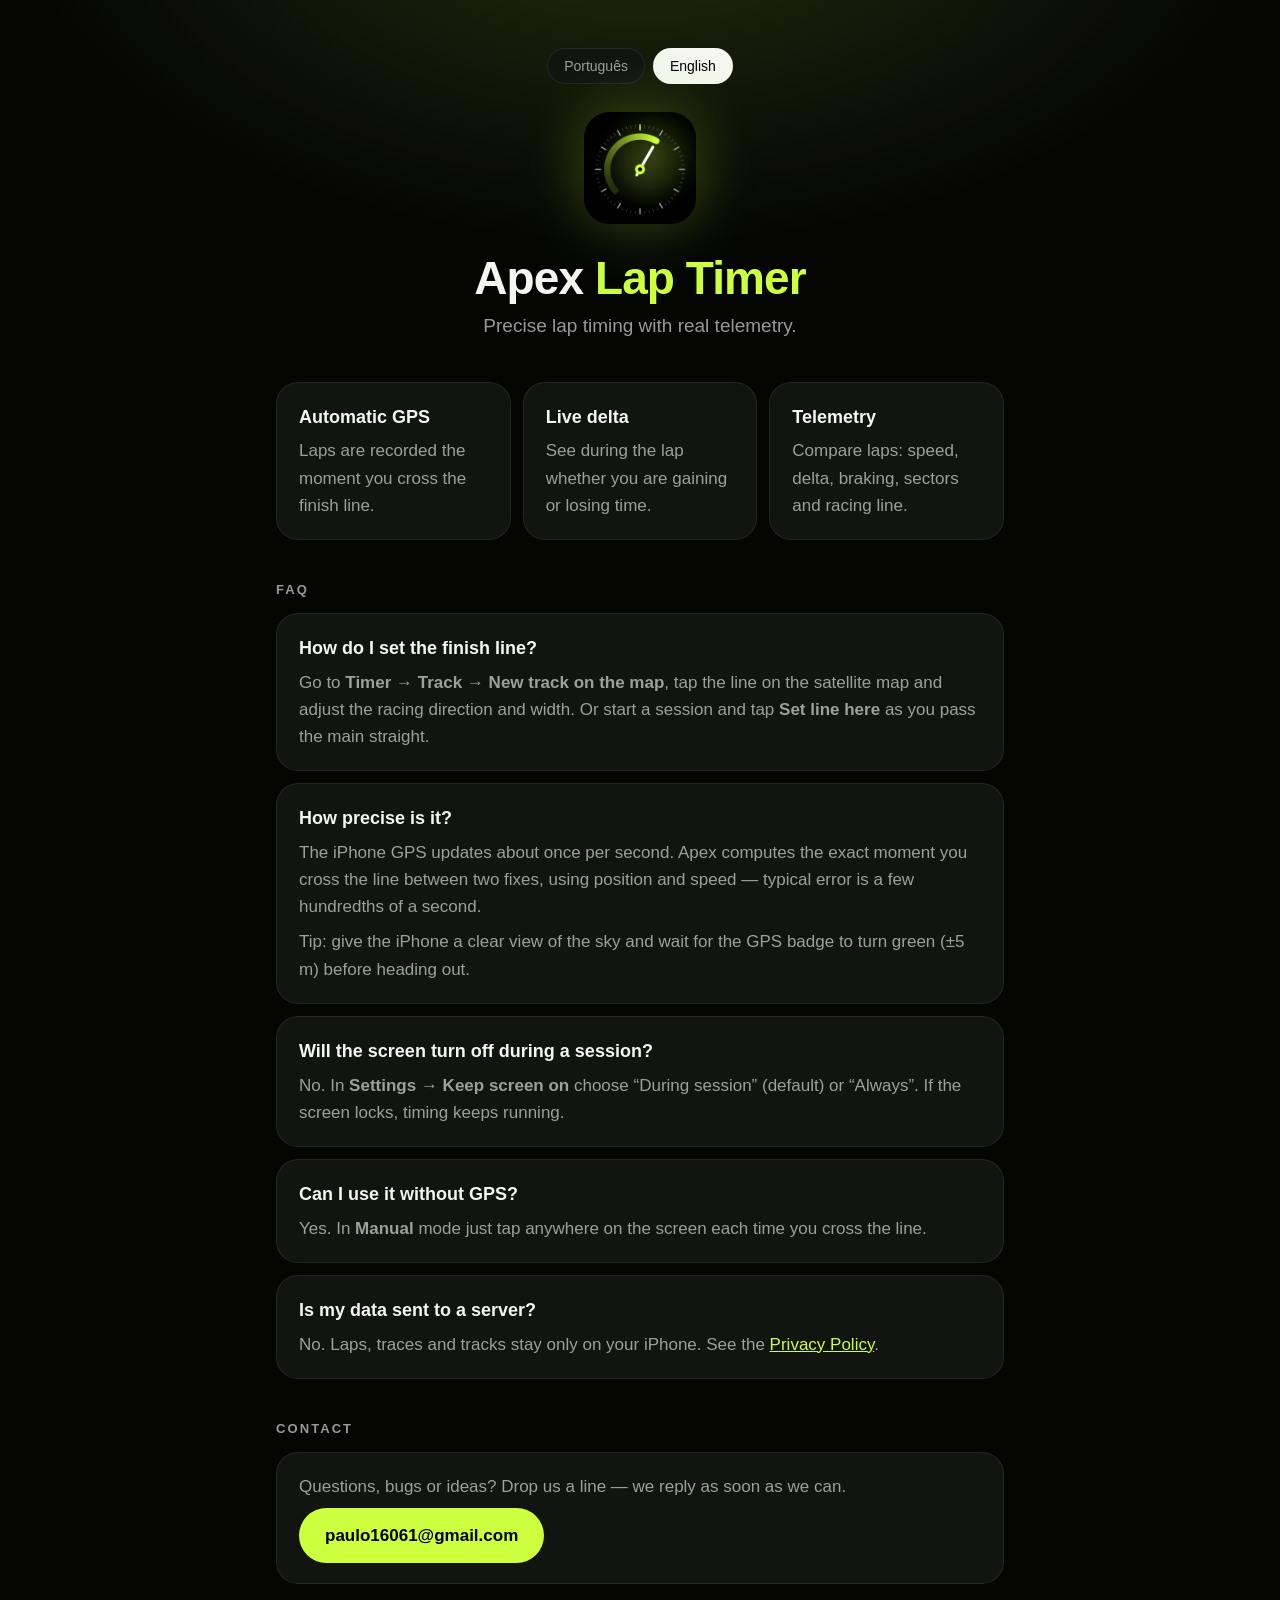
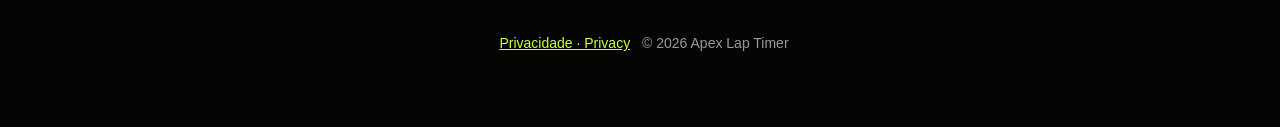
<file: index.html>
<!doctype html>
<html lang="pt-BR">
<head>
  <meta charset="utf-8">
  <meta name="viewport" content="width=device-width, initial-scale=1">
  <title>Apex Lap Timer — Suporte</title>
  <meta name="description" content="Apex Lap Timer: cronômetro de voltas por GPS com telemetria para iPhone. Suporte e perguntas frequentes.">
  <link rel="icon" href="favicon.png">
  <link rel="stylesheet" href="style.css">
  <script src="lang.js"></script>
</head>
<body>
<main>
  <div class="lang-switch" role="group" aria-label="Idioma / Language">
    <button type="button" data-set="pt-BR" aria-pressed="true">Português</button>
    <button type="button" data-set="en" aria-pressed="false">English</button>
  </div>

  <header class="hero">
    <img src="icon.png" alt="Apex Lap Timer">
    <h1>Apex <em>Lap Timer</em></h1>
    <p class="tagline" data-lang="pt">Cronômetro de voltas preciso, com telemetria de verdade.</p>
    <p class="tagline" data-lang="en">Precise lap timing with real telemetry.</p>
  </header>

  <!-- Português -->
  <section data-lang="pt">
    <div class="features">
      <div class="card"><h3>GPS automático</h3><p>A volta é marcada sozinha ao cruzar a linha de chegada.</p></div>
      <div class="card"><h3>Delta ao vivo</h3><p>Veja durante a volta se está ganhando ou perdendo tempo.</p></div>
      <div class="card"><h3>Telemetria</h3><p>Compare voltas: velocidade, delta, frenagem, setores e traçado.</p></div>
    </div>

    <h2>Perguntas frequentes</h2>
    <div class="card"><h3>Como defino a linha de chegada?</h3>
      <p>Em <b>Cronômetro → Pista → Nova pista no mapa</b>, toque sobre a linha no mapa de satélite e ajuste o sentido da corrida e a largura. Ou inicie uma sessão e toque em <b>Marcar linha aqui</b> ao passar pela reta.</p></div>
    <div class="card"><h3>Quão preciso é?</h3>
      <p>O GPS do iPhone atualiza cerca de uma vez por segundo. O Apex calcula o instante exato da passagem pela linha entre duas leituras, usando posição e velocidade — o erro típico fica em centésimos de segundo.</p>
      <p>Dica: deixe o iPhone com o céu à vista e espere o indicador de GPS ficar verde (±5 m) antes de sair para a pista.</p></div>
    <div class="card"><h3>A tela vai apagar durante a sessão?</h3>
      <p>Não. Em <b>Ajustes → Manter tela ligada</b> escolha “Na sessão” (padrão) ou “Sempre”. Se a tela for bloqueada, a cronometragem continua.</p></div>
    <div class="card"><h3>Posso usar sem GPS?</h3>
      <p>Sim. No modo <b>Manual</b>, basta tocar em qualquer lugar da tela a cada passagem pela linha.</p></div>
    <div class="card"><h3>Meus dados vão para algum servidor?</h3>
      <p>Não. Voltas, trajetos e pistas ficam somente no seu iPhone. Veja a <a href="privacy.html">Política de Privacidade</a>.</p></div>

    <h2>Contato</h2>
    <div class="card">
      <p>Dúvidas, bugs ou sugestões? Escreva para nós — respondemos o mais rápido possível.</p>
      <a class="contact" href="mailto:paulo16061@gmail.com?subject=Apex%20Lap%20Timer">paulo16061@gmail.com</a>
    </div>
  </section>

  <!-- English -->
  <section data-lang="en">
    <div class="features">
      <div class="card"><h3>Automatic GPS</h3><p>Laps are recorded the moment you cross the finish line.</p></div>
      <div class="card"><h3>Live delta</h3><p>See during the lap whether you are gaining or losing time.</p></div>
      <div class="card"><h3>Telemetry</h3><p>Compare laps: speed, delta, braking, sectors and racing line.</p></div>
    </div>

    <h2>FAQ</h2>
    <div class="card"><h3>How do I set the finish line?</h3>
      <p>Go to <b>Timer → Track → New track on the map</b>, tap the line on the satellite map and adjust the racing direction and width. Or start a session and tap <b>Set line here</b> as you pass the main straight.</p></div>
    <div class="card"><h3>How precise is it?</h3>
      <p>The iPhone GPS updates about once per second. Apex computes the exact moment you cross the line between two fixes, using position and speed — typical error is a few hundredths of a second.</p>
      <p>Tip: give the iPhone a clear view of the sky and wait for the GPS badge to turn green (±5 m) before heading out.</p></div>
    <div class="card"><h3>Will the screen turn off during a session?</h3>
      <p>No. In <b>Settings → Keep screen on</b> choose “During session” (default) or “Always”. If the screen locks, timing keeps running.</p></div>
    <div class="card"><h3>Can I use it without GPS?</h3>
      <p>Yes. In <b>Manual</b> mode just tap anywhere on the screen each time you cross the line.</p></div>
    <div class="card"><h3>Is my data sent to a server?</h3>
      <p>No. Laps, traces and tracks stay only on your iPhone. See the <a href="privacy.html">Privacy Policy</a>.</p></div>

    <h2>Contact</h2>
    <div class="card">
      <p>Questions, bugs or ideas? Drop us a line — we reply as soon as we can.</p>
      <a class="contact" href="mailto:paulo16061@gmail.com?subject=Apex%20Lap%20Timer">paulo16061@gmail.com</a>
    </div>
  </section>

  <footer>
    <a href="privacy.html">Privacidade · Privacy</a>
    <span>© 2026 Apex Lap Timer</span>
  </footer>
</main>
</body>
</html>
</file>
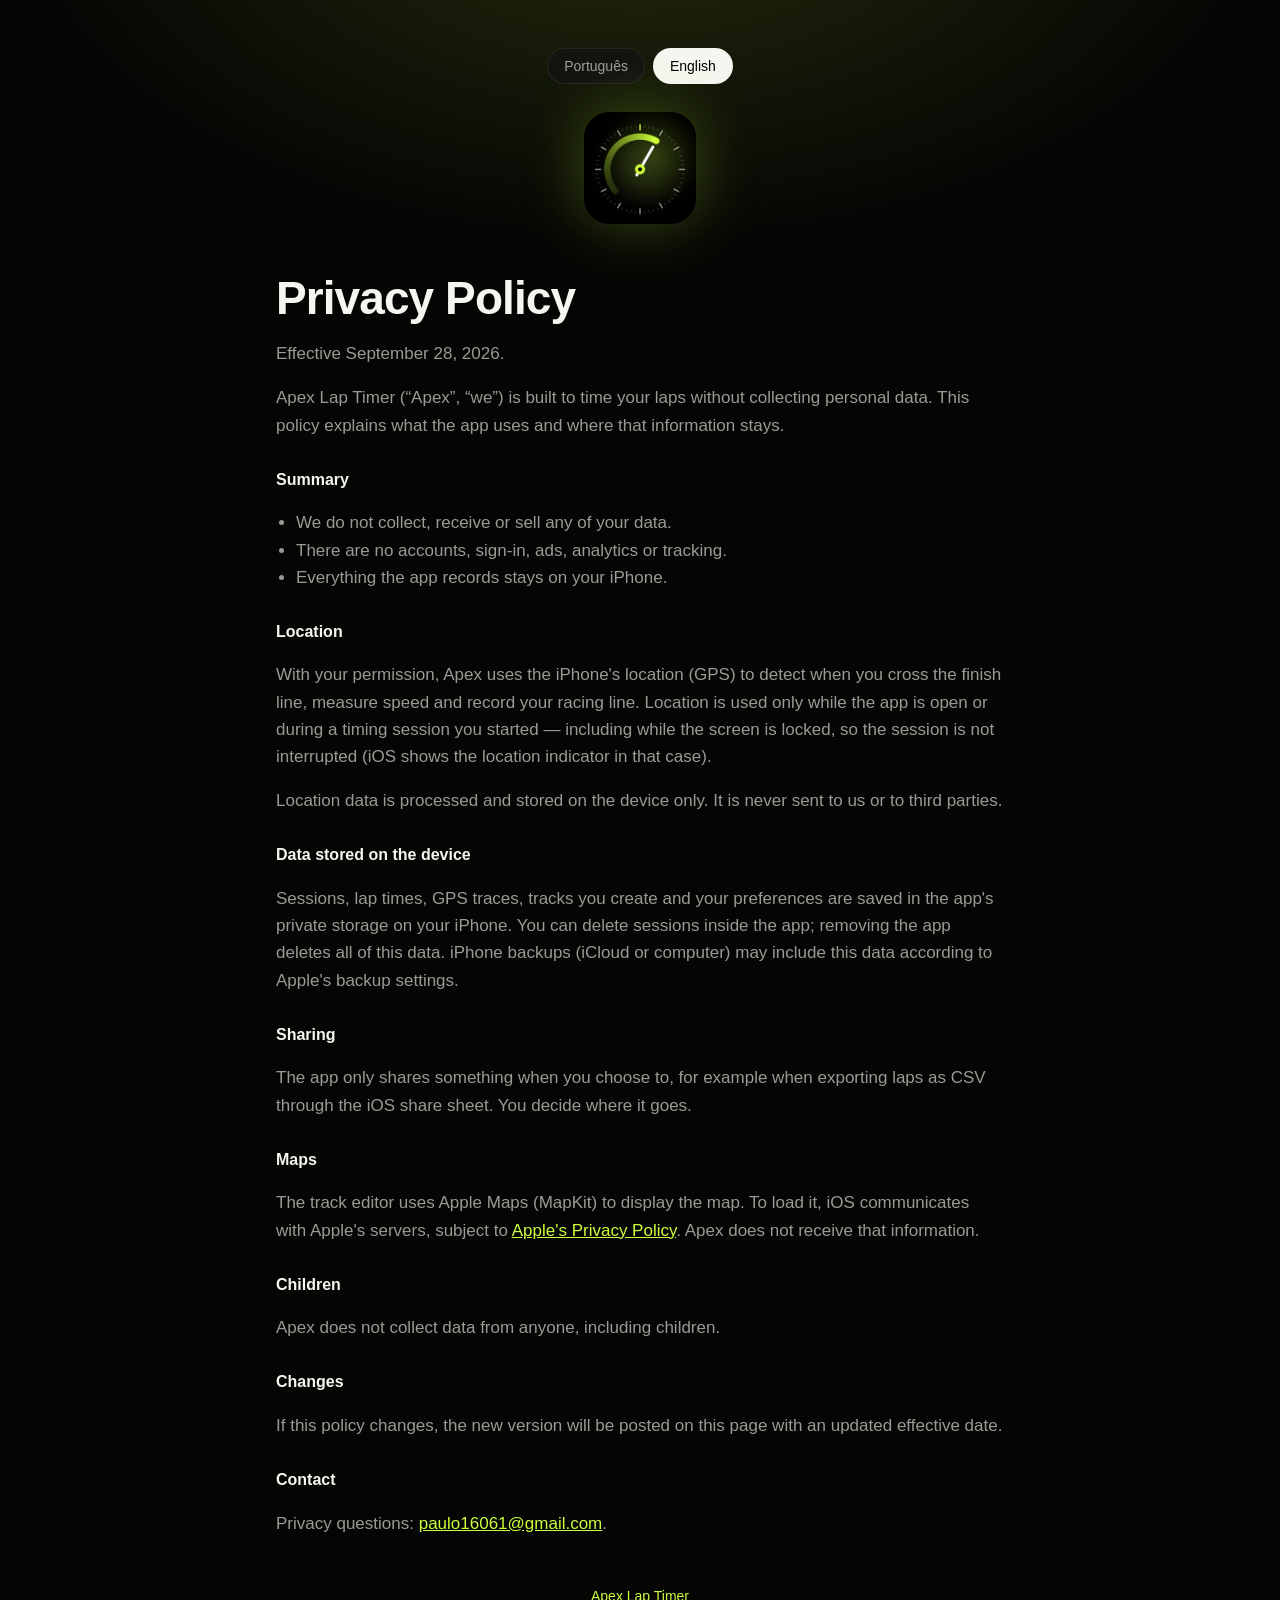
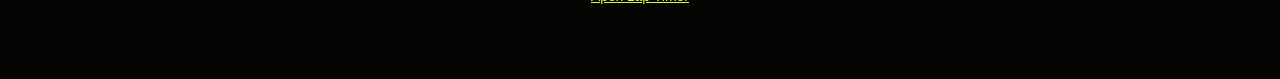
<file: privacy.html>
<!doctype html>
<html lang="pt-BR">
<head>
  <meta charset="utf-8">
  <meta name="viewport" content="width=device-width, initial-scale=1">
  <title>Apex Lap Timer — Política de Privacidade</title>
  <meta name="description" content="Política de Privacidade do Apex Lap Timer / Apex Lap Timer Privacy Policy.">
  <link rel="icon" href="favicon.png">
  <link rel="stylesheet" href="style.css">
  <script src="lang.js"></script>
</head>
<body>
<main class="legal">
  <div class="lang-switch" role="group" aria-label="Idioma / Language">
    <button type="button" data-set="pt-BR" aria-pressed="true">Português</button>
    <button type="button" data-set="en" aria-pressed="false">English</button>
  </div>

  <header class="hero">
    <a href="./"><img src="icon.png" alt="Apex Lap Timer"></a>
  </header>

  <!-- Português -->
  <article data-lang="pt">
    <h1>Política de Privacidade</h1>
    <p>Vigente desde 28 de setembro de 2026.</p>

    <p>O Apex Lap Timer (“Apex”, “nós”) foi feito para cronometrar voltas sem coletar dados pessoais. Esta política explica o que o app usa e onde essas informações ficam.</p>

    <h2>Resumo</h2>
    <ul>
      <li>Não coletamos, não recebemos e não vendemos nenhum dado seu.</li>
      <li>Não há conta, login, anúncios, analytics ou rastreamento.</li>
      <li>Tudo o que o app grava fica apenas no seu iPhone.</li>
    </ul>

    <h2>Localização</h2>
    <p>Com a sua permissão, o Apex usa a localização (GPS) do iPhone para detectar a passagem pela linha de chegada, medir a velocidade e gravar o traçado das suas voltas. A localização é usada somente enquanto o app está aberto ou durante uma sessão de cronometragem que você iniciou — inclusive com a tela bloqueada, para não interromper a sessão (o iOS mostra o indicador de localização nesse caso).</p>
    <p>Os dados de localização são processados e armazenados apenas no aparelho. Eles nunca são enviados para nós ou para terceiros.</p>

    <h2>Dados guardados no aparelho</h2>
    <p>Sessões, tempos de volta, trajetos de GPS, pistas que você cria e suas preferências ficam salvos no armazenamento privado do app no iPhone. Você pode apagar sessões dentro do app; ao remover o app, todos esses dados são apagados. Backups do iPhone (iCloud ou computador) podem incluir esses dados conforme as configurações de backup da Apple.</p>

    <h2>Compartilhamento</h2>
    <p>O app só compartilha algo quando você escolhe, por exemplo ao exportar voltas em CSV pela planilha de compartilhamento do iOS. Nesse caso, o destino é você quem define.</p>

    <h2>Mapas</h2>
    <p>O editor de pistas usa o Apple Maps (MapKit) para exibir o mapa. Para carregar o mapa, o iOS se comunica com os servidores da Apple, sujeito à <a href="https://www.apple.com/br/legal/privacy/">Política de Privacidade da Apple</a>. O Apex não recebe essas informações.</p>

    <h2>Crianças</h2>
    <p>O Apex não coleta dados de ninguém, incluindo crianças.</p>

    <h2>Alterações</h2>
    <p>Se esta política mudar, a nova versão será publicada nesta página com a data de vigência atualizada.</p>

    <h2>Contato</h2>
    <p>Dúvidas sobre privacidade: <a href="mailto:paulo16061@gmail.com">paulo16061@gmail.com</a>.</p>
  </article>

  <!-- English -->
  <article data-lang="en">
    <h1>Privacy Policy</h1>
    <p>Effective September 28, 2026.</p>

    <p>Apex Lap Timer (“Apex”, “we”) is built to time your laps without collecting personal data. This policy explains what the app uses and where that information stays.</p>

    <h2>Summary</h2>
    <ul>
      <li>We do not collect, receive or sell any of your data.</li>
      <li>There are no accounts, sign-in, ads, analytics or tracking.</li>
      <li>Everything the app records stays on your iPhone.</li>
    </ul>

    <h2>Location</h2>
    <p>With your permission, Apex uses the iPhone's location (GPS) to detect when you cross the finish line, measure speed and record your racing line. Location is used only while the app is open or during a timing session you started — including while the screen is locked, so the session is not interrupted (iOS shows the location indicator in that case).</p>
    <p>Location data is processed and stored on the device only. It is never sent to us or to third parties.</p>

    <h2>Data stored on the device</h2>
    <p>Sessions, lap times, GPS traces, tracks you create and your preferences are saved in the app's private storage on your iPhone. You can delete sessions inside the app; removing the app deletes all of this data. iPhone backups (iCloud or computer) may include this data according to Apple's backup settings.</p>

    <h2>Sharing</h2>
    <p>The app only shares something when you choose to, for example when exporting laps as CSV through the iOS share sheet. You decide where it goes.</p>

    <h2>Maps</h2>
    <p>The track editor uses Apple Maps (MapKit) to display the map. To load it, iOS communicates with Apple's servers, subject to <a href="https://www.apple.com/legal/privacy/">Apple's Privacy Policy</a>. Apex does not receive that information.</p>

    <h2>Children</h2>
    <p>Apex does not collect data from anyone, including children.</p>

    <h2>Changes</h2>
    <p>If this policy changes, the new version will be posted on this page with an updated effective date.</p>

    <h2>Contact</h2>
    <p>Privacy questions: <a href="mailto:paulo16061@gmail.com">paulo16061@gmail.com</a>.</p>
  </article>

  <footer>
    <a href="./">Apex Lap Timer</a>
  </footer>
</main>
</body>
</html>
</file>
<file: style.css>
:root {
  --bg: #050604;
  --surface: #121410;
  --hairline: rgba(255, 255, 255, 0.08);
  --text: #f4f6ef;
  --muted: rgba(244, 246, 239, 0.62);
  --accent: #ccff3d;
  --best: #b56dff;
}

* { box-sizing: border-box; }

html { -webkit-text-size-adjust: 100%; }

body {
  margin: 0;
  background: radial-gradient(900px 520px at 50% -120px, rgba(204, 255, 61, 0.16), transparent 70%), var(--bg);
  color: var(--text);
  font: 17px/1.6 -apple-system, BlinkMacSystemFont, "SF Pro Text", "Segoe UI", Roboto, sans-serif;
}

main { max-width: 760px; margin: 0 auto; padding: 48px 16px 72px; }

a { color: var(--accent); }

header.hero { text-align: center; margin-bottom: 40px; }
header.hero img { width: 112px; height: 112px; border-radius: 26px; box-shadow: 0 0 60px rgba(204, 255, 61, 0.25); }
h1 { font-size: clamp(32px, 7vw, 46px); line-height: 1.1; margin: 20px 0 8px; letter-spacing: -0.02em; }
h1 em { color: var(--accent); font-style: normal; }
.tagline { color: var(--muted); margin: 0; font-size: 19px; }

h2 { font-size: 13px; letter-spacing: 0.16em; text-transform: uppercase; color: var(--muted); margin: 40px 0 12px; }
h3 { margin: 0 0 6px; font-size: 18px; }

.card {
  background: var(--surface);
  border: 1px solid var(--hairline);
  border-radius: 22px;
  padding: 20px 22px;
  margin-bottom: 12px;
}
.card p { margin: 0; color: var(--muted); }
.card p + p { margin-top: 8px; }

.features { display: grid; grid-template-columns: repeat(auto-fit, minmax(200px, 1fr)); gap: 12px; }
.features .card { margin: 0; }

.contact {
  display: inline-block;
  background: var(--accent);
  color: #000;
  font-weight: 700;
  text-decoration: none;
  padding: 14px 26px;
  border-radius: 999px;
  margin-top: 8px;
}

.lang-switch { display: flex; justify-content: center; gap: 8px; margin-bottom: 28px; }
.lang-switch button {
  background: var(--surface);
  color: var(--muted);
  border: 1px solid var(--hairline);
  border-radius: 999px;
  padding: 6px 16px;
  font: inherit;
  font-size: 14px;
  cursor: pointer;
}
.lang-switch button[aria-pressed="true"] { background: var(--text); color: #000; }

[data-lang] { display: none; }
html[lang="pt-BR"] [data-lang="pt"], html[lang="en"] [data-lang="en"] { display: block; }

.legal h2 { color: var(--text); font-size: 16px; letter-spacing: 0; text-transform: none; margin-top: 28px; }
.legal p, .legal li { color: var(--muted); }
.legal ul { padding-left: 20px; }

footer { margin-top: 48px; text-align: center; color: var(--muted); font-size: 14px; }
footer a { margin: 0 8px; }
</file>
